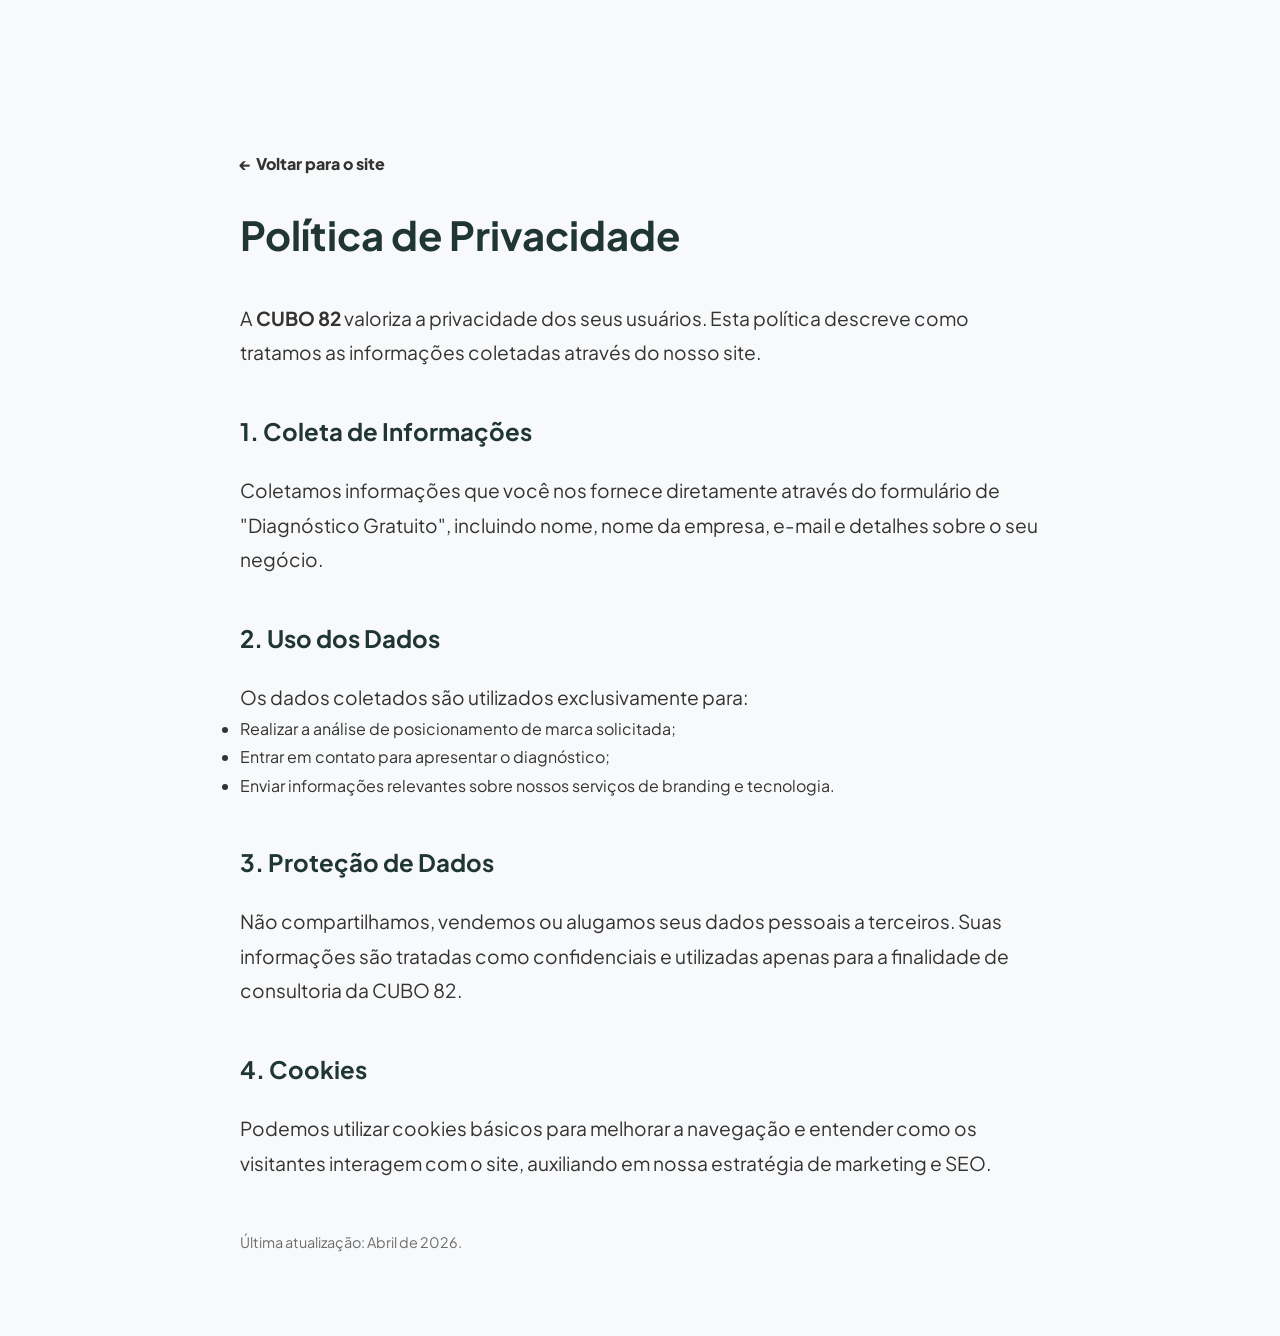
<file: privacidade.html>
<!doctype html>
<html lang="pt-br">
  <head>
    <meta charset="UTF-8" />
    <meta name="viewport" content="width=device-width, initial-scale=1.0" />
    <title>Política de Privacidade | CUBO 82</title>
    <link
      href="https://fonts.googleapis.com/css2?family=Plus+Jakarta+Sans:wght@300;500;800&display=swap"
      rel="stylesheet"
    />
    <link rel="stylesheet" href="css/styles.css" />
    <style>
      .conteudo-legal {
        padding: 150px 0 80px;
        max-width: 800px;
        margin: 0 auto;
        line-height: 1.8;
        color: #333;
      }
      .conteudo-legal h1 {
        color: var(--cor-primaria);
        margin-bottom: 30px;
        font-size: 2.5rem;
      }
      .conteudo-legal h2 {
        color: var(--cor-primaria);
        margin-top: 40px;
        margin-bottom: 20px;
        font-size: 1.5rem;
      }
      .voltar {
        display: inline-block;
        margin-bottom: 20px;
        color: var(--cor-detalhe);
        text-decoration: none;
        font-weight: 800;
      }
    </style>
  </head>
  <body>
    <div class="container conteudo-legal">
      <a href="index.html" class="voltar">← Voltar para o site</a>
      <h1>Política de Privacidade</h1>

      <p>
        A <strong>CUBO 82</strong> valoriza a privacidade dos seus usuários.
        Esta política descreve como tratamos as informações coletadas através do
        nosso site.
      </p>

      <h2>1. Coleta de Informações</h2>
      <p>
        Coletamos informações que você nos fornece diretamente através do
        formulário de "Diagnóstico Gratuito", incluindo nome, nome da empresa,
        e-mail e detalhes sobre o seu negócio.
      </p>

      <h2>2. Uso dos Dados</h2>
      <p>Os dados coletados são utilizados exclusivamente para:</p>
      <ul>
        <li>Realizar a análise de posicionamento de marca solicitada;</li>
        <li>Entrar em contato para apresentar o diagnóstico;</li>
        <li>
          Enviar informações relevantes sobre nossos serviços de branding e
          tecnologia.
        </li>
      </ul>

      <h2>3. Proteção de Dados</h2>
      <p>
        Não compartilhamos, vendemos ou alugamos seus dados pessoais a
        terceiros. Suas informações são tratadas como confidenciais e utilizadas
        apenas para a finalidade de consultoria da CUBO 82.
      </p>

      <h2>4. Cookies</h2>
      <p>
        Podemos utilizar cookies básicos para melhorar a navegação e entender
        como os visitantes interagem com o site, auxiliando em nossa estratégia
        de marketing e SEO.
      </p>

      <p style="margin-top: 50px; font-size: 0.9rem; opacity: 0.7">
        Última atualização: Abril de 2026.
      </p>
    </div>
  </body>
</html>
</file>
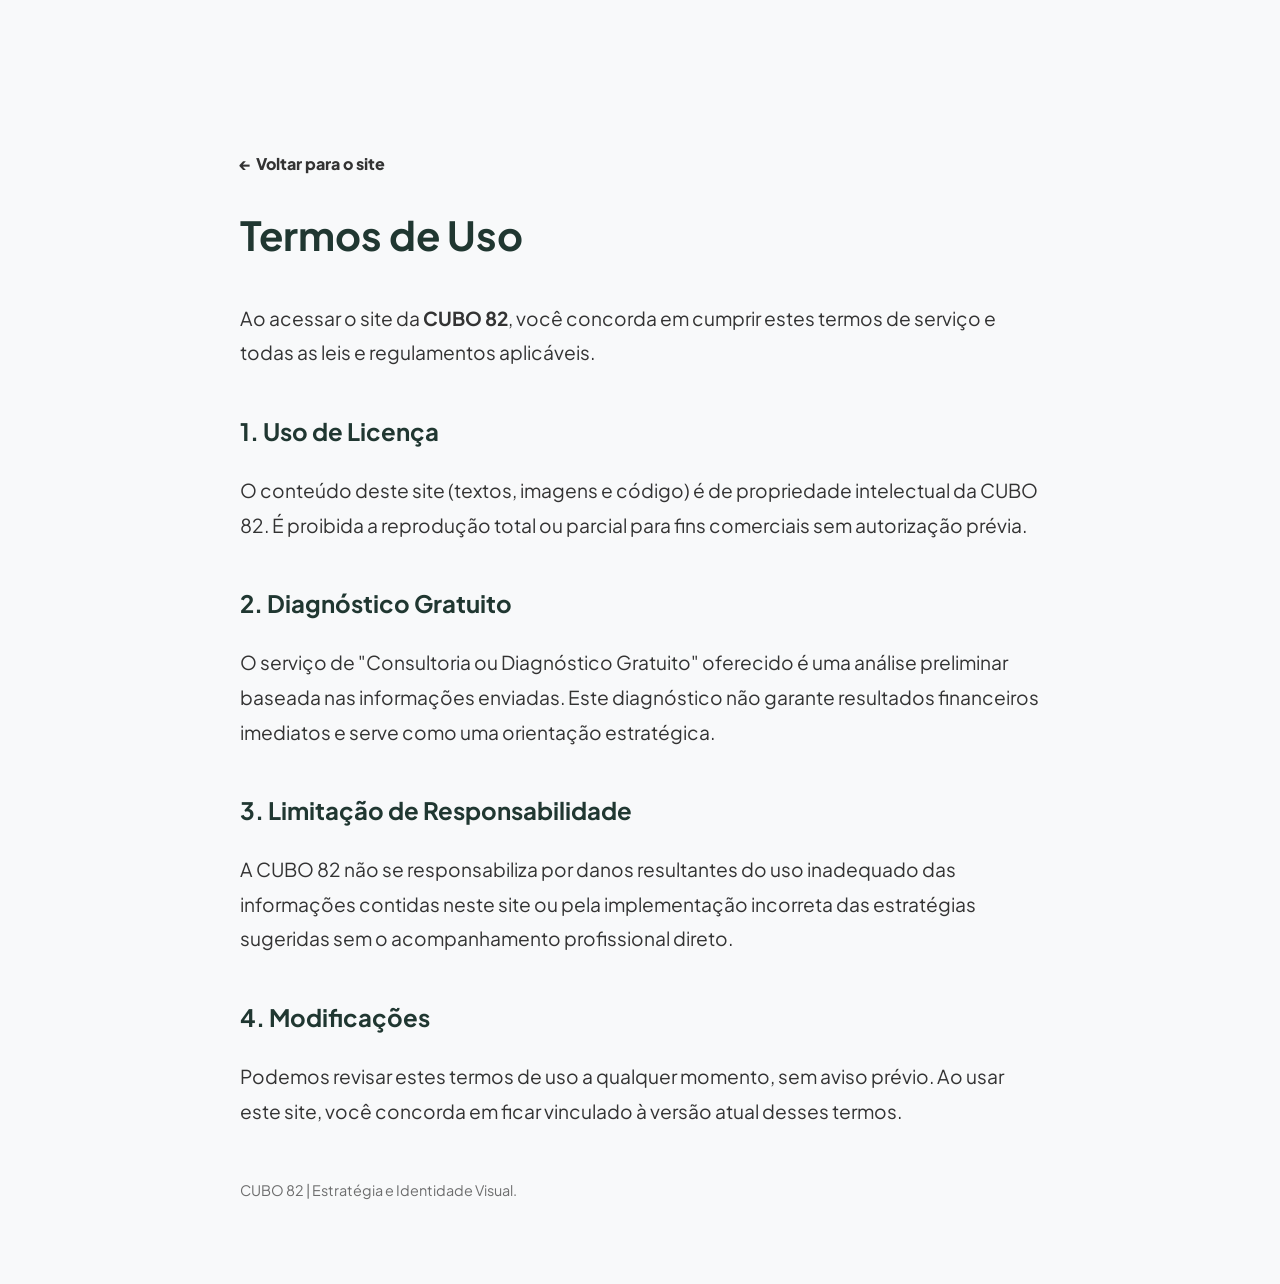
<file: termos.html>
<!doctype html>
<html lang="pt-br">
  <head>
    <meta charset="UTF-8" />
    <meta name="viewport" content="width=device-width, initial-scale=1.0" />
    <title>Termos de Uso | CUBO 82</title>
    <link
      href="https://fonts.googleapis.com/css2?family=Plus+Jakarta+Sans:wght@300;500;800&display=swap"
      rel="stylesheet"
    />
    <link rel="stylesheet" href="css/styles.css" />
    <style>
      .conteudo-legal {
        padding: 150px 0 80px;
        max-width: 800px;
        margin: 0 auto;
        line-height: 1.8;
        color: #333;
      }
      .conteudo-legal h1 {
        color: var(--cor-primaria);
        margin-bottom: 30px;
        font-size: 2.5rem;
      }
      .conteudo-legal h2 {
        color: var(--cor-primaria);
        margin-top: 40px;
        margin-bottom: 20px;
        font-size: 1.5rem;
      }
      .voltar {
        display: inline-block;
        margin-bottom: 20px;
        color: var(--cor-detalhe);
        text-decoration: none;
        font-weight: 800;
      }
    </style>
  </head>
  <body>
    <div class="container conteudo-legal">
      <a href="index.html" class="voltar">← Voltar para o site</a>
      <h1>Termos de Uso</h1>

      <p>
        Ao acessar o site da <strong>CUBO 82</strong>, você concorda em cumprir
        estes termos de serviço e todas as leis e regulamentos aplicáveis.
      </p>

      <h2>1. Uso de Licença</h2>
      <p>
        O conteúdo deste site (textos, imagens e código) é de propriedade
        intelectual da CUBO 82. É proibida a reprodução total ou parcial para
        fins comerciais sem autorização prévia.
      </p>

      <h2>2. Diagnóstico Gratuito</h2>
      <p>
        O serviço de "Consultoria ou Diagnóstico Gratuito" oferecido é uma
        análise preliminar baseada nas informações enviadas. Este diagnóstico
        não garante resultados financeiros imediatos e serve como uma orientação
        estratégica.
      </p>

      <h2>3. Limitação de Responsabilidade</h2>
      <p>
        A CUBO 82 não se responsabiliza por danos resultantes do uso inadequado
        das informações contidas neste site ou pela implementação incorreta das
        estratégias sugeridas sem o acompanhamento profissional direto.
      </p>

      <h2>4. Modificações</h2>
      <p>
        Podemos revisar estes termos de uso a qualquer momento, sem aviso
        prévio. Ao usar este site, você concorda em ficar vinculado à versão
        atual desses termos.
      </p>

      <p style="margin-top: 50px; font-size: 0.9rem; opacity: 0.7">
        CUBO 82 | Estratégia e Identidade Visual.
      </p>
    </div>
  </body>
</html>
</file>
<file: css/styles.css>
/* BLOCO DE CONFIGURAÇÕES */
:root {
  --cor-primaria: #203731;
  --cor-secundaria: #ffb612;
  --cor-fundo: #f8f9fa;
  --cor-cabecalho: #203731fa;
  --texto-titulo-branco: #ffffff;
  --texto-titulo-preto: #222222;
  --texto-subtitulo: #5d5d5d;
  --vidro: #ffffff1a;
  --card: #f7f7f5;
}

* {
  margin: 0;
  padding: 0;
  box-sizing: border-box;
  font-family: "Plus Jakarta Sans", sans-serif;
}

html,
body {
  max-width: 100vw;
  overflow-x: hidden;
  scroll-behavior: smooth;
  background-color: var(--cor-fundo);
}

nav {
  display: flex;
  justify-content: space-between;
  align-items: center;
}

h1 {
  font-size: 4rem;
}

h2 {
  font-size: 3rem;
}

h3 {
  font-size: 1.6rem;
}

p,
summary {
  font-size: 1.2rem;
}

span {
  color: var(--cor-secundaria);
}

i {
  font-size: 2rem;
}

/* BLOCO DO CABEÇALHO */
#cabecalho {
  width: 100%;
  padding: 1.5rem 0;
  position: fixed;
  top: 0;
  left: 0;
  z-index: 1000;
  transition: 0.4s;
}

#cabecalho.rolagem {
  background: var(--cor-cabecalho);
  backdrop-filter: blur(10px);
  padding: 0.8rem 0;
}

.container,
.navegacao {
  max-width: 1200px;
  margin: 0 auto;
  padding: 0 20px;
}

.logotipo {
  width: 60px;
}
.logotipo img {
  width: 100%;
}

.links-navegacao {
  display: flex;
  list-style: none;
  gap: 2rem;
  align-items: center;
}
.links-navegacao a {
  color: var(--texto-titulo-branco);
  text-decoration: none;
  font-weight: 500;
  transition: 0.3s;
}
.links-navegacao a:hover {
  color: var(--cor-secundaria);
}

.botao-menu {
  display: none;
  color: var(--cor-secundaria);
  font-size: 1.8rem;
  cursor: pointer;
}

/* SEÇÕES */
.secao {
  padding: 100px 0;
  background: var(--texto-titulo-branco);
}

.grade-solucoes {
  display: grid;
  grid-template-columns: repeat(auto-fit, minmax(250px, 1fr));
  gap: 30px;
}

/* CABEÇALHO SEÇÕES */
.cabecalho-secao {
  display: flex;
  flex-direction: column;
  gap: 20px;
  text-align: center;
  margin-bottom: 4rem;
}

.cabecalho-secao h2 span {
  color: var(--cor-secundaria);
}

.cabecalho-secao p {
  color: var(--subtitulo);
}

/* BLOCO PRINCIPAL */
.secao.principal {
  background: var(--cor-primaria);
  min-height: 100vh;
  padding-top: 140px;
  color: var(--texto-titulo-branco);
  display: flex;
  align-items: center;
}

.grade-principal {
  display: grid;
  grid-template-columns: 1fr 1fr;
  gap: 40px;
}

.conteudo-principal h1 {
  margin: 1.5rem 0;
  line-height: 1.1;
}

.conteudo-principal p {
  margin-bottom: 2rem;
}

.pre-titulo {
  display: block;
  color: var(--cor-secundaria);
  font-weight: 800;
  text-transform: uppercase;
  letter-spacing: 2px;
}

.acoes-principal {
  display: flex;
  flex-direction: column;
  gap: 20px;
}

.botao {
  border: 0;
  margin-top: auto;
  padding: 14px 18px;
  border-radius: 16px;
  min-height: 52px;
  background: var(--cor-secundaria);
  color: var(--texto-titulo-branco);
  font-size: 0.9rem;
  font-weight: 800;
  transition: 0.3s;
  cursor: pointer;
}

.botao:hover {
  transform: scale(1.05);
}

.links-acoes {
  display: flex;
  justify-content: center;
  align-items: center;
  gap: 10px;
}

.links-acoes a {
  font-size: 0.9rem;
}

.link {
  display: inline-flex;
  align-items: center;
  gap: 10px;
  text-decoration: none;
  background: var(--cor-secundaria);
  color: var(--texto-titulo-branco);
  width: fit-content;
  padding: 1.2rem 2.5rem;
  border-radius: 12px;
  text-decoration: none;
  font-weight: 800;
  transition: 0.3s;
}

.link:hover {
  transform: scale(1.05);
}

.link.guia {
  background-color: var(--vidro);
  border: 1px solid rgba(250, 250, 247, 0.18);
}

.cartao-apoio i {
  font-size: 1.2rem;
}

.cartao-apoio span {
  color: var(--texto-titulo-branco);
}

.imagem-principal {
  max-width: 500px;
}

.imagem-principal img {
  width: 100%;
}

/* BLOCO SOLUÇÕES */
.card-solucao {
  padding: 40px 30px;
  background: var(--cor-fundo);
  border-radius: 20px;
  transition: 0.3s;
  text-align: center;
}

.card-solucao:hover {
  transform: translateY(-10px);
  background: #fdfdfd;
  box-shadow: 0 10px 30px rgba(0, 0, 0, 0.05);
}
.card-solucao i {
  color: var(--cor-primaria);
  margin-bottom: 20px;
}
.card-solucao h3 {
  margin-bottom: 10px;
  color: var(--cor-primaria);
}

.card-solucao p {
  color: var(--subtitulo);
}

/* BLOCO PROCESSO */
.grade-processo {
  display: flex;
  justify-content: space-between;
  gap: 20px;
  margin-top: 40px;
}
.passo {
  background: var(--card);
  border: 1px solid rgba(26, 58, 40, 0.07);
  border-radius: 24px;
  padding: 24px;
  min-height: 210px;
}

.passo-numero {
  width: 56px;
  height: 56px;
  border-radius: 50%;
  background: var(--cor-secundaria);
  color: var(--cor-primaria);
  display: grid;
  place-items: center;
  font-weight: 900;
  margin-bottom: 18px;
}

.passo h3 {
  margin-bottom: 12px;
}
.passo p {
  color: var(--subtitulo);
}

/* BLOCO IDENTIFICAÇÃO (DORES) */
.secao.identificacao {
  background-color: var(--vidro);
}

.texto-problemas h2 {
  margin-bottom: 10px;
}

.texto-problemas p {
  color: var(--subtitulo);
}
.grade-identificacao {
  display: grid;
  grid-template-columns: 1.2fr 0.8fr;
  gap: 60px;
  align-items: center;
}

.lista-problemas {
  list-style: none;
  margin-top: 25px;
}
.lista-problemas li {
  margin-bottom: 15px;
  align-items: center;
  display: flex;
  gap: 12px;
  font-weight: 500;
}
.lista-problemas i {
  color: #e74c3c;
  margin-top: 4px;
}

.caixa-sucesso {
  background: var(--cor-primaria);
  color: var(--texto-titulo-branco);
  padding: 50px;
  border-radius: 30px;
  border-left: 6px solid var(--cor-secundaria);
}

.caixa-sucesso h3 {
  color: var(--cor-secundaria);
  margin-bottom: 20px;
}
.caixa-sucesso p {
  margin-bottom: 12px;
}

.caixa-sucesso i {
  font-size: 1rem;
  margin-right: 8px;
}

/* BLOCO SERVIÇOS */

.secao.servicos {
  background-color: var(--vidro);
}

.grade-servicos {
  display: grid;
  grid-template-columns: repeat(auto-fit, minmax(350px, 1fr));
  gap: 30px;
  margin-top: 50px;
}

.item-servico {
  position: relative;
  border-radius: 20px;
  overflow: hidden;
  height: 450px;
  box-shadow: 0 15px 35px rgba(0, 0, 0, 0.1);
}

.img-servico {
  width: 100%;
  height: 100%;
  position: relative;
}

.img-servico img {
  width: 100%;
  height: 100%;
  object-fit: cover;
  transition: transform 0.8s ease;
}

/* Efeito de Overlay (Vidro Escuro) */
.overlay-servico {
  position: absolute;
  top: 0;
  left: 0;
  width: 100%;
  height: 100%;
  background: linear-gradient(to top, rgba(32, 55, 49, 0.9), transparent);
  display: flex;
  align-items: flex-end;
  padding: 40px;
  transition: 0.4s;
}

.overlay-servico h3,
.overlay-servico p {
  color: var(--texto-titulo-branco) !important;
}

.overlay-conteudo {
  color: var(--white);
  transform: translateY(20px);
  transition: 0.4s;
}

.overlay-conteudo h3 {
  font-size: 1.8rem;
  color: var(--accent);
  margin-bottom: 10px;
}

.overlay-conteudo p {
  font-size: 1rem;
  line-height: 1.5;
  opacity: 0.9;
  margin-bottom: 15px;
}

.overlay-conteudo i {
  font-size: 2rem;
  opacity: 0.3;
  position: absolute;
  right: 0;
  top: 5px;
}

/* Efeito de Hover */
.item-servico:hover .img-servico img {
  transform: scale(1.1);
}

.item-servico:hover .overlay-servico {
  background: rgba(32, 55, 49, 0.85);
  backdrop-filter: blur(4px);
}

.item-servico:hover .overlay-conteudo {
  transform: translateY(0);
}

/* BLOCO FAQ */
.secao.faq {
  background-color: var(--vidro);
}

.lista-faq {
  max-width: 800px;
  margin: 0 auto;
}
.lista-faq details {
  background: var(--texto-titulo-branco);
  padding: 20px;
  border-radius: 12px;
  margin-bottom: 10px;
  cursor: pointer;
}
.lista-faq summary {
  font-weight: 800;
  color: var(--cor-primaria);
}
.lista-faq p {
  margin-top: 15px;
  opacity: 0.8;
  line-height: 1.6;
}

/* GUIA */
.container.guia {
  height: 240px;
  display: flex;
  flex-direction: column;
  gap: 10px;
}

.blog-grid {
  display: grid;
  grid-template-columns: repeat(3, 1fr);
  gap: 18px;
}

.blog-card {
  background: var(--card);
  border-radius: 28px;
  padding: 28px;
  border: 1px solid rgba(26, 58, 40, 0.07);
  display: flex;
  flex-direction: column;
  gap: 14px;
}

.blog-card .tag {
  display: inline-flex;
  align-items: center;
  gap: 8px;
  font-weight: 800;
  letter-spacing: 0.04em;
  text-transform: uppercase;
  color: var(--cor-secundaria);
}

.blog-card p {
  color: var(--subtitulo);
  min-height: 84px;
}

/* BLOCO CONTATO / BRIEFING */
.secao.contato {
  background-color: var(--vidro);
}

.secao.contato i {
  font-size: 1.2rem;
  margin-left: 10px;
}

.caixa-briefing {
  background: var(--cor-primaria);
  color: white;
  padding: 4rem;
  border-radius: 40px;
}

.cabecalho-form {
  display: flex;
  flex-direction: column;
  gap: 20px;
  text-align: center;
  margin-bottom: 4rem;
}

.cabecalho-form h2 span {
  color: var(--cor-secundaria);
}

.grade-form {
  display: grid;
  grid-template-columns: 1fr 1fr;
  gap: 15px;
}

.field {
  display: flex;
  flex-direction: column;
  gap: 8px;
}
.field label {
  font-weight: 700;
  font-size: 14px;
  color: var(--texto-titulo-branco);
}

.field.full {
  grid-column: 1 / -1;
}

.grade-form input,
.grade-form select,
.grade-form textarea {
  padding: 1.2rem;
  background: rgba(255, 255, 255, 0.05);
  border: 1px solid rgba(255, 255, 255, 0.1);
  border-radius: 10px;
  color: var(--texto-titulo-branco);
  outline: none;
}

.campo-total {
  grid-column: span 2;
  height: 120px;
  resize: none;
}

.enviar-form {
  width: 100%;
  display: flex;
  justify-content: center;
  font-size: 1rem;
  grid-column: span 2;
  background: var(--cor-secundaria);
  border: none;
  padding: 1.2rem;
  border-radius: 10px;
  font-weight: 800;
  cursor: pointer;
  transition: 0.3s;
}

/* BLOCO RODAPÉ */
.rodape-final {
  background: var(--cor-primaria);
  color: white;
  padding: 60px 0 30px;
  text-align: center;
}

.logo-rodape {
  width: 50px;
  margin-bottom: 20px;
}

.conteudo-rodape p {
  font-size: 1rem;
}

.sociais {
  display: flex;
  justify-content: center;
  gap: 20px;
  margin-top: 20px;
}

.sociais a {
  color: white;
  transition: 0.3s;
}

.sociais a:hover {
  color: var(--cor-secundaria);
}

.sociais i {
  font-size: 1.6rem;
}

.links-legais {
  margin-top: 30px;
}

.links-legais a {
  color: var(--cor-branco);
  text-decoration: none;
  opacity: 0.5;
  transition: 0.3s;
  font-size: 0.8rem;
}

.links-legais a:hover {
  opacity: 1;
  color: var(--cor-secundaria);
}

.divisor-legal {
  color: var(--cor-branco);
  opacity: 0.2;
  margin: 0 10px;
}

.direitos {
  margin-top: 40px;
  opacity: 0.4;
}

.direitos p {
  font-size: 0.8rem;
}

/* RESPONSIVIDADE */
@media (max-width: 992px) {
  .grade-principal,
  .grade-identificacao,
  .grade-form {
    grid-template-columns: 1fr;
  }
  .grade-processo {
    flex-direction: column;
    gap: 40px;
  }
  .conteudo-principal h1 {
    font-size: 2.8rem;
  }
  .botao-menu {
    display: block;
  }
  .links-navegacao {
    display: none;
    position: absolute;
    top: 100%;
    left: 0;
    width: 100%;
    background: var(--cor-primaria);
    padding: 30px;
    flex-direction: column;
  }
  .links-navegacao.ativo {
    display: flex;
  }
  .campo-total,
  .botao-enviar {
    grid-column: span 1;
  }
  .caixa-briefing {
    padding: 2rem;
  }

  .blog-grid {
    grid-template-columns: repeat(2, 1fr);
  }

  .blog-card {
    gap: 100px;
  }
}

/* Responsividade Mobile */
@media (max-width: 480px) {
  .grid-services {
    grid-template-columns: 1fr;
  }
  .service-item {
    height: 350px;
  }

  .blog-grid {
    grid-template-columns: repeat(1, 1fr);
  }

  .blog-card {
    gap: 10px;
  }

  .field {
    width: 90%;
  }
}
</file>
